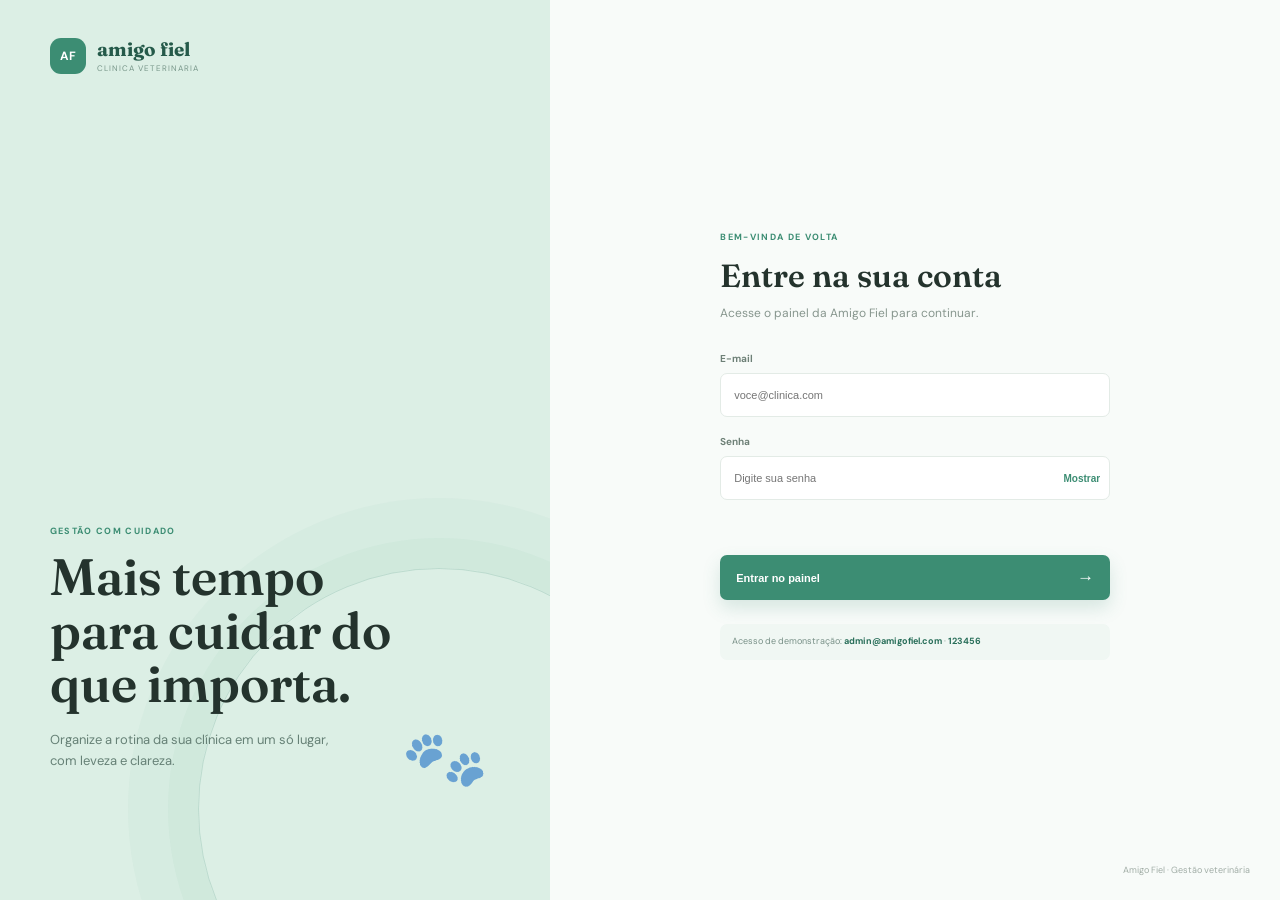
<file: index.html>
<!doctype html>
<html lang="pt-BR">
  <head>
    <meta charset="UTF-8" />
    <meta name="viewport" content="width=device-width, initial-scale=1.0" />
    <meta name="description" content="Painel de gestao da Clinica Amigo Fiel" />
    <title>Amigo Fiel | Gestao veterinaria</title>
    <link rel="preconnect" href="https://fonts.googleapis.com" />
    <link rel="preconnect" href="https://fonts.gstatic.com" crossorigin />
    <link href="https://fonts.googleapis.com/css2?family=DM+Sans:wght@400;500;600;700&family=Fraunces:opsz,wght@9..144,600;9..144,700&display=swap" rel="stylesheet" />
    <link rel="stylesheet" href="styles.css" />
  </head>
  <body>
    <div class="app-shell">
      <aside class="sidebar">
        <a class="brand" href="#inicio" aria-label="Amigo Fiel inicio">
          <span class="brand-mark">AF</span>
          <span><strong>amigo fiel</strong><small>clinica veterinaria</small></span>
        </a>
        <nav class="main-nav" aria-label="Navegacao principal">
          <a class="nav-link active" href="#inicio"><span>⌂</span> Visao geral</a>
          <a class="nav-link" href="#agenda"><span>◷</span> Agenda</a>
          <a class="nav-link" href="#pacientes"><span>♡</span> Pacientes</a>
          <a class="nav-link" href="#tutores"><span>♧</span> Tutores</a>
          <a class="nav-link" href="#financeiro"><span>▣</span> Financeiro</a>
        </nav>
        <div class="sidebar-footer">
          <div class="help-card"><span class="help-icon">?</span><strong>Precisa de ajuda?</strong><p>Fale com o suporte da equipe.</p><button class="text-button">Abrir suporte <span>→</span></button></div>
          <div class="profile"><span class="avatar">MC</span><span><strong>Marina Costa</strong><small>Administradora</small></span><button class="icon-button" aria-label="Opcoes do perfil">•••</button></div>
        </div>
      </aside>

      <main class="content">
        <header class="topbar">
          <div class="mobile-brand"><span class="brand-mark">AF</span><strong>amigo fiel</strong></div>
          <div class="top-actions"><button class="icon-button notification" aria-label="Notificacoes">♢<i></i></button><span class="date-label">Terça-feira, 24 de setembro de 2024</span><a class="logout-link" href="login.html" id="logout-link">Sair</a></div>
        </header>

        <section id="inicio" class="page-heading">
          <div><p class="eyebrow">TERÇA-FEIRA, 24 DE SETEMBRO</p><h1>Bom dia, Marina <span>✦</span></h1><p class="muted">Aqui está o resumo da sua clínica hoje.</p></div>
          <button class="primary-button" id="open-modal"><span>＋</span> Novo atendimento</button>
        </section>

        <section class="stats-grid" aria-label="Resumo do dia">
          <article class="stat-card mint"><div class="stat-icon">◷</div><p>Atendimentos hoje</p><strong>12</strong><small class="positive">↑ 8,2% <span>vs. semana passada</span></small></article>
          <article class="stat-card peach"><div class="stat-icon">♡</div><p>Pacientes ativos</p><strong>248</strong><small class="positive">↑ 12,5% <span>vs. mês passado</span></small></article>
          <article class="stat-card lavender"><div class="stat-icon">♧</div><p>Novos tutores</p><strong>07</strong><small class="positive">↑ 4,1% <span>vs. mês passado</span></small></article>
          <article class="stat-card yellow"><div class="stat-icon">▣</div><p>Faturamento do mês</p><strong>R$ 18.420</strong><small class="positive">↑ 15,8% <span>vs. mês passado</span></small></article>
        </section>

        <section class="dashboard-grid">
          <article class="panel appointments" id="agenda">
            <div class="panel-heading"><div><h2>Próximos atendimentos</h2><p>Os compromissos da sua agenda para hoje.</p></div><a href="#agenda">Ver agenda <span>→</span></a></div>
            <div class="appointment-list" id="appointment-list"></div>
          </article>
          <article class="panel patients" id="pacientes">
            <div class="panel-heading"><div><h2>Pacientes recentes</h2><p>Animais adicionados recentemente.</p></div><a href="#pacientes">Ver pacientes <span>→</span></a></div>
            <div class="patient-list">
              <div class="patient-row"><span class="pet-avatar dog">🐶</span><div><strong>Mel</strong><small>Golden Retriever · 4 anos</small></div><span class="status active-status">Ativo</span></div>
              <div class="patient-row"><span class="pet-avatar cat">🐱</span><div><strong>Simba</strong><small>Gato Siamês · 2 anos</small></div><span class="status active-status">Ativo</span></div>
              <div class="patient-row"><span class="pet-avatar bunny">🐰</span><div><strong>Floquinho</strong><small>Coelho · 1 ano</small></div><span class="status active-status">Ativo</span></div>
              <div class="patient-row"><span class="pet-avatar dog">🐕</span><div><strong>Thor</strong><small>Beagle · 6 anos</small></div><span class="status pending-status">Retorno</span></div>
            </div>
          </article>
        </section>

        <section class="bottom-grid">
          <article class="panel chart-panel" id="financeiro"><div class="panel-heading"><div><h2>Visão financeira</h2><p>Faturamento dos últimos 6 meses.</p></div><button class="filter-button">Últimos 6 meses <span>⌄</span></button></div><div class="chart" aria-label="Gráfico de faturamento"><div class="chart-y"><span>20k</span><span>15k</span><span>10k</span><span>5k</span><span>0</span></div><div class="chart-area"><div class="grid-lines"></div><svg viewBox="0 0 620 190" preserveAspectRatio="none" role="img" aria-label="Faturamento crescente"><defs><linearGradient id="chart-fill" x1="0" x2="0" y1="0" y2="1"><stop offset="0" stop-color="#4d9e82" stop-opacity=".27"/><stop offset="1" stop-color="#4d9e82" stop-opacity="0"/></linearGradient></defs><path class="area" d="M0 143 C55 135 73 141 110 120 S165 136 207 105 S262 106 310 93 S365 95 413 66 S473 79 516 42 S578 49 620 22 L620 190 L0 190 Z"/><path class="line" d="M0 143 C55 135 73 141 110 120 S165 136 207 105 S262 106 310 93 S365 95 413 66 S473 79 516 42 S578 49 620 22"/></svg><div class="chart-months"><span>Abr</span><span>Mai</span><span>Jun</span><span>Jul</span><span>Ago</span><span>Set</span></div></div></div></article>
          <article class="panel quick-panel"><div class="panel-heading"><div><h2>Ações rápidas</h2><p>Atalhos para sua rotina.</p></div></div><div class="quick-actions"><button id="quick-patient"><span class="quick-icon mint-icon">♡</span><span><strong>Cadastrar paciente</strong><small>Adicione um novo animal</small></span><b>→</b></button><button id="quick-tutor"><span class="quick-icon peach-icon">♧</span><span><strong>Cadastrar tutor</strong><small>Registre um responsável</small></span><b>→</b></button><button id="quick-vaccine"><span class="quick-icon lavender-icon">＋</span><span><strong>Registrar vacina</strong><small>Atualize o histórico</small></span><b>→</b></button></div></article>
        </section>
      </main>
    </div>

    <dialog id="appointment-modal"><form method="dialog" id="appointment-form"><div class="modal-heading"><div><p class="eyebrow">AGENDA</p><h2>Novo atendimento</h2></div><button class="close-button" value="cancel" aria-label="Fechar">×</button></div><label>Paciente<input name="patient" required placeholder="Nome do paciente" /></label><label>Procedimento<select name="procedure"><option>Consulta clínica</option><option>Vacinação</option><option>Retorno</option><option>Banho e tosa</option></select></label><div class="form-row"><label>Horário<input name="time" required type="time" value="15:00" /></label><label>Tutor<input name="owner" required placeholder="Nome do tutor" /></label></div><button class="primary-button full-button" value="default">Adicionar à agenda</button></form></dialog>
    <dialog id="patient-modal"><form method="dialog" id="patient-form"><div class="modal-heading"><div><p class="eyebrow">PACIENTES</p><h2>Cadastrar paciente</h2></div><button class="close-button" value="cancel" aria-label="Fechar">×</button></div><label>Nome do paciente<input name="patient" required placeholder="Ex.: Nina" /></label><div class="form-row"><label>Espécie<select name="species"><option>Cão</option><option>Gato</option><option>Coelho</option><option>Outro</option></select></label><label>Idade<input name="age" required type="number" min="0" max="40" placeholder="Anos" /></label></div><label>Tutor<input name="owner" required placeholder="Nome do responsável" /></label><button class="primary-button full-button" value="default">Cadastrar paciente</button></form></dialog>
    <div class="toast" id="toast" role="status"></div>
    <script src="app.js"></script>
  </body>
</html>
</file>
<file: styles.css>
:root {
  --ink: #24332d;
  --muted: #7a8881;
  --line: #e8eee9;
  --paper: #fbfcfa;
  --white: #ffffff;
  --green: #3c8d73;
  --green-dark: #286e59;
  --mint: #e2f3eb;
  --peach: #fff0e6;
  --lavender: #eeeafb;
  --yellow: #fff7d9;
  --shadow: 0 14px 40px rgba(41, 75, 62, .07);
}

* { box-sizing: border-box; }
html { scroll-behavior: smooth; }
body { margin: 0; background: var(--paper); color: var(--ink); font-family: "DM Sans", sans-serif; }
button, input, select { font: inherit; }
button, a { -webkit-tap-highlight-color: transparent; }
a { color: inherit; text-decoration: none; }
.app-shell { min-height: 100vh; display: flex; }
.sidebar { width: 248px; flex: 0 0 248px; min-height: 100vh; display: flex; flex-direction: column; padding: 29px 18px 20px; background: #f1f7f3; border-right: 1px solid #e4eee7; }
.brand, .mobile-brand { display: flex; align-items: center; gap: 11px; }
.brand { padding: 0 12px; }
.brand-mark { width: 34px; height: 34px; display: grid; place-items: center; border-radius: 11px; color: #fff; background: var(--green); font: 700 12px "DM Sans", sans-serif; letter-spacing: .04em; }
.brand strong, .mobile-brand strong { display: block; color: #255a4a; font: 700 18px Fraunces, serif; line-height: 1; }
.brand small { display: block; margin-top: 4px; color: #8a9e93; font-size: 8px; letter-spacing: .13em; text-transform: uppercase; }
.main-nav { display: grid; gap: 7px; margin-top: 65px; }
.nav-link { display: flex; align-items: center; gap: 14px; border-radius: 10px; padding: 12px 14px; color: #83938b; font-size: 13px; font-weight: 600; transition: .2s ease; }
.nav-link span { width: 19px; text-align: center; color: #99aaa2; font-size: 18px; }
.nav-link:hover, .nav-link.active { color: var(--green-dark); background: #deefe6; }
.nav-link.active span { color: var(--green); }
.sidebar-footer { margin-top: auto; }
.help-card { margin: 0 5px 26px; padding: 19px 16px; border: 1px solid #dfece4; border-radius: 12px; background: rgba(255,255,255,.5); }
.help-icon { width: 27px; height: 27px; display: grid; place-items: center; margin-bottom: 14px; border-radius: 50%; color: var(--green); background: var(--mint); font-weight: 700; }
.help-card strong { display: block; font-size: 12px; }.help-card p { margin: 6px 0 15px; color: #91a098; font-size: 10px; line-height: 1.5; }.text-button { padding: 0; border: 0; color: var(--green); background: transparent; font-size: 10px; font-weight: 700; cursor: pointer; }.text-button span { margin-left: 7px; font-size: 15px; }
.profile { display: flex; align-items: center; gap: 9px; padding: 17px 6px 0; border-top: 1px solid #dfeae2; }.avatar { width: 31px; height: 31px; display: grid; place-items: center; border-radius: 50%; color: #845f47; background: #f7d7c0; font-size: 9px; font-weight: 700; }.profile strong { display: block; font-size: 10px; }.profile small { color: #91a098; font-size: 9px; }.icon-button { border: 0; background: transparent; color: #a1aea8; cursor: pointer; }.profile .icon-button { margin-left: auto; letter-spacing: 2px; }
.content { width: calc(100% - 248px); max-width: 1500px; padding: 0 5.2vw 55px; }
.topbar { height: 87px; display: flex; align-items: center; justify-content: flex-end; border-bottom: 1px solid var(--line); }.mobile-brand { display: none; }.top-actions { display: flex; align-items: center; gap: 22px; }.notification { position: relative; font-size: 22px; color: #73837b; }.notification i { position: absolute; width: 6px; height: 6px; top: 2px; right: 3px; border: 2px solid var(--paper); border-radius: 50%; background: #e17d66; }.date-label { color: #9aa6a0; font-size: 10px; }.logout-link { color: var(--green); font-size: 10px; font-weight: 700; }
.page-heading { display: flex; align-items: flex-end; justify-content: space-between; gap: 25px; padding: 47px 0 35px; }.eyebrow { margin: 0 0 11px; color: var(--green); font-size: 9px; font-weight: 700; letter-spacing: .15em; }.page-heading h1 { margin: 0; font: 600 clamp(30px, 3vw, 43px) Fraunces, serif; letter-spacing: 0; }.page-heading h1 span { color: #e9af77; font: 23px "DM Sans", sans-serif; vertical-align: 12px; }.muted { margin: 11px 0 0; color: var(--muted); font-size: 12px; }.primary-button { display: inline-flex; align-items: center; gap: 9px; min-height: 40px; padding: 0 17px; border: 0; border-radius: 8px; color: white; background: var(--green); box-shadow: 0 6px 15px rgba(60,141,115,.16); font-size: 11px; font-weight: 700; cursor: pointer; transition: background .2s, transform .2s; }.primary-button:hover { background: var(--green-dark); transform: translateY(-1px); }.primary-button span { font-size: 17px; font-weight: 400; }
.stats-grid { display: grid; grid-template-columns: repeat(4, 1fr); gap: 14px; }.stat-card { position: relative; min-height: 135px; padding: 18px 19px; border-radius: 12px; overflow: hidden; }.stat-card::after { content: ""; position: absolute; width: 90px; height: 90px; right: -24px; bottom: -32px; border: 1px solid rgba(255,255,255,.7); border-radius: 50%; }.mint { background: var(--mint); }.peach { background: var(--peach); }.lavender { background: var(--lavender); }.yellow { background: var(--yellow); }.stat-icon { width: 27px; height: 27px; display: grid; place-items: center; margin-bottom: 12px; border-radius: 8px; color: var(--green); background: rgba(255,255,255,.65); font-size: 16px; }.peach .stat-icon { color: #da8d67; }.lavender .stat-icon { color: #8a7bc9; }.yellow .stat-icon { color: #d4a43c; }.stat-card p { margin: 0; color: #77877f; font-size: 10px; }.stat-card strong { display: block; margin-top: 5px; font-size: 23px; letter-spacing: -.03em; }.stat-card small { display: block; margin-top: 7px; color: var(--green); font-size: 9px; font-weight: 700; }.stat-card small span { margin-left: 3px; color: #97a59e; font-weight: 400; }
.dashboard-grid, .bottom-grid { display: grid; grid-template-columns: 1.08fr .92fr; gap: 14px; margin-top: 14px; }.bottom-grid { grid-template-columns: 1.08fr .92fr; }.panel { padding: 22px; border: 1px solid var(--line); border-radius: 12px; background: var(--white); box-shadow: var(--shadow); }.panel-heading { display: flex; align-items: flex-start; justify-content: space-between; gap: 12px; }.panel-heading h2 { margin: 0; font: 600 18px Fraunces, serif; }.panel-heading p { margin: 5px 0 0; color: #9aa59f; font-size: 10px; }.panel-heading a { padding-top: 5px; color: var(--green); font-size: 10px; font-weight: 700; white-space: nowrap; }.panel-heading a span { margin-left: 6px; font-size: 14px; }.appointment-list { margin-top: 20px; }.appointment-row { display: grid; grid-template-columns: 53px 1fr auto; align-items: center; gap: 14px; min-height: 55px; border-bottom: 1px solid #f0f3f1; }.appointment-row:last-child { border-bottom: 0; }.appointment-time { color: #6f8279; font-size: 11px; font-weight: 700; }.appointment-info strong, .patient-row strong { display: block; font-size: 11px; }.appointment-info small, .patient-row small { display: block; margin-top: 3px; color: #9aa59f; font-size: 9px; }.appointment-pet { width: 27px; height: 27px; display: grid; place-items: center; border-radius: 50%; background: var(--mint); font-size: 15px; }.appointment-pet.cat { background: var(--peach); }.appointment-pet.bunny { background: var(--lavender); }.status { padding: 5px 8px; border-radius: 5px; font-size: 8px; font-weight: 700; }.confirmed { color: #388367; background: #e9f6ef; }.waiting { color: #c79035; background: #fff5de; }.patient-list { margin-top: 17px; }.patient-row { display: flex; align-items: center; gap: 11px; padding: 10px 0; border-bottom: 1px solid #f0f3f1; }.patient-row:last-child { border-bottom: 0; }.pet-avatar { width: 31px; height: 31px; display: grid; place-items: center; border-radius: 50%; font-size: 17px; }.pet-avatar.dog { background: #fff0d9; }.pet-avatar.cat { background: #e9f2fb; }.pet-avatar.bunny { background: #f0eafa; }.patient-row > div { flex: 1; }.active-status { color: #42886e; background: #e9f6ef; }.pending-status { color: #c78c35; background: #fff4dc; }
.chart-panel { min-height: 257px; }.filter-button { padding: 7px 9px; border: 1px solid var(--line); border-radius: 6px; color: #88968f; background: #fff; font-size: 9px; cursor: pointer; }.filter-button span { margin-left: 12px; }.chart { display: flex; height: 160px; margin-top: 21px; }.chart-y { display: flex; flex-direction: column; justify-content: space-between; padding-bottom: 24px; color: #b0bbb5; font-size: 8px; }.chart-area { position: relative; flex: 1; margin-left: 13px; }.grid-lines { position: absolute; inset: 0 0 25px; background: repeating-linear-gradient(to bottom, transparent 0, transparent 31px, #f0f3f1 32px); }.chart svg { position: absolute; width: 100%; height: calc(100% - 25px); overflow: visible; }.chart .area { fill: url(#chart-fill); }.chart .line { fill: none; stroke: var(--green); stroke-width: 2.5; vector-effect: non-scaling-stroke; }.chart-months { position: absolute; bottom: 0; left: 0; right: 0; display: flex; justify-content: space-between; color: #aab4af; font-size: 8px; }.quick-actions { margin-top: 14px; }.quick-actions button { display: flex; align-items: center; width: 100%; padding: 10px 0; border: 0; border-bottom: 1px solid #f0f3f1; color: var(--ink); background: none; text-align: left; cursor: pointer; }.quick-actions button:last-child { border-bottom: 0; }.quick-icon { width: 29px; height: 29px; display: grid; place-items: center; margin-right: 11px; border-radius: 8px; font-size: 16px; }.mint-icon { color: var(--green); background: var(--mint); }.peach-icon { color: #da8d67; background: var(--peach); }.lavender-icon { color: #8a7bc9; background: var(--lavender); }.quick-actions strong { display: block; font-size: 10px; }.quick-actions small { display: block; margin-top: 3px; color: #9aa59f; font-size: 9px; }.quick-actions b { margin-left: auto; color: #a4b0aa; font-size: 16px; font-weight: 400; }
#appointment-modal, #patient-modal { width: min(430px, calc(100% - 32px)); padding: 0; border: 0; border-radius: 14px; color: var(--ink); box-shadow: 0 20px 70px rgba(23,50,39,.2); }.modal-heading { display: flex; justify-content: space-between; align-items: flex-start; padding-bottom: 20px; }.modal-heading h2 { margin: 0; font: 600 25px Fraunces, serif; }.close-button { border: 0; color: #9aa59f; background: transparent; font-size: 24px; cursor: pointer; }.modal-heading + label, #appointment-form > label, #patient-form > label { margin-top: 2px; }#appointment-form, #patient-form { padding: 26px; }#appointment-form label, #patient-form label { display: grid; gap: 7px; margin-bottom: 15px; color: #75847c; font-size: 10px; font-weight: 700; }#appointment-form input, #appointment-form select, #patient-form input, #patient-form select { min-height: 39px; padding: 0 11px; border: 1px solid #dfe8e2; border-radius: 7px; outline-color: var(--green); color: var(--ink); background: #fcfdfc; font-size: 11px; }.form-row { display: grid; grid-template-columns: .65fr 1fr; gap: 11px; }.full-button { justify-content: center; width: 100%; margin-top: 7px; }.toast { position: fixed; right: 25px; bottom: 25px; padding: 12px 16px; border-radius: 8px; color: #fff; background: #275f4d; box-shadow: var(--shadow); font-size: 11px; opacity: 0; transform: translateY(12px); pointer-events: none; transition: .25s ease; }.toast.show { opacity: 1; transform: translateY(0); }
@media (max-width: 1050px) { .sidebar { width: 210px; flex-basis: 210px; }.content { width: calc(100% - 210px); padding: 0 28px 40px; }.stats-grid { grid-template-columns: repeat(2, 1fr); } }
@media (max-width: 760px) { .app-shell { display: block; }.sidebar { display: none; }.content { width: 100%; padding: 0 17px 35px; }.topbar { height: 69px; justify-content: space-between; }.mobile-brand { display: flex; }.mobile-brand strong { font-size: 16px; }.date-label { display: none; }.top-actions { gap: 4px; }.page-heading { align-items: flex-start; flex-direction: column; padding: 32px 0 26px; }.page-heading h1 { font-size: 32px; }.page-heading .primary-button { width: 100%; justify-content: center; }.stats-grid, .dashboard-grid, .bottom-grid { grid-template-columns: 1fr; }.panel { padding: 18px; }.chart-panel { min-height: 245px; }.appointment-row { grid-template-columns: 45px 1fr auto; gap: 8px; }.appointment-row:nth-child(4) { display: none; } }
@media (max-width: 390px) { .stat-card strong { font-size: 20px; }.panel-heading h2 { font-size: 16px; }.panel-heading a { font-size: 9px; }.form-row { grid-template-columns: 1fr; gap: 0; } }
</file>
<file: login.css>
:root { --ink: #24332d; --muted: #87968e; --green: #3c8d73; --green-dark: #286e59; --mint: #e2f3eb; --line: #e3ebe6; }
* { box-sizing: border-box; }
body { min-height: 100vh; margin: 0; color: var(--ink); background: #f8fbf9; font-family: "DM Sans", sans-serif; }
a { color: inherit; text-decoration: none; }.login-shell { display: grid; grid-template-columns: minmax(340px, 43%) 1fr; min-height: 100vh; }.login-art { position: relative; display: flex; flex-direction: column; overflow: hidden; padding: 38px 9%; background: #dcefe5; }.login-art::before { content: ""; position: absolute; right: -130px; bottom: -150px; width: 480px; height: 480px; border: 1px solid rgba(60,141,115,.2); border-radius: 50%; box-shadow: 0 0 0 30px rgba(60,141,115,.04), 0 0 0 70px rgba(60,141,115,.035); }.brand { position: relative; z-index: 1; display: flex; align-items: center; gap: 11px; }.brand-mark { width: 36px; height: 36px; display: grid; place-items: center; border-radius: 11px; color: white; background: var(--green); font-size: 12px; font-weight: 700; }.brand strong { display: block; color: #255a4a; font: 700 19px Fraunces, serif; line-height: 1; }.brand small { display: block; margin-top: 4px; color: #78978a; font-size: 8px; letter-spacing: .13em; text-transform: uppercase; }.welcome-copy { position: relative; z-index: 1; max-width: 390px; margin: auto 0 20%; }.eyebrow { margin: 0 0 13px; color: var(--green); font-size: 9px; font-weight: 700; letter-spacing: .15em; }.welcome-copy h1 { max-width: 390px; margin: 0; font: 600 clamp(34px, 4vw, 57px) Fraunces, serif; line-height: 1.04; }.welcome-copy > p:last-child { max-width: 280px; margin: 20px 0 0; color: #668176; font-size: 13px; line-height: 1.6; }.paw-mark { position: absolute; right: 12%; bottom: 11%; z-index: 1; font-size: 64px; opacity: .58; transform: rotate(-18deg); }.login-panel { display: grid; place-items: center; padding: 35px 25px; }.login-card { width: min(390px, 100%); }.login-card h2 { margin: 0; font: 600 32px Fraunces, serif; }.intro { margin: 10px 0 31px; color: var(--muted); font-size: 12px; }.login-card label { display: grid; gap: 8px; margin-bottom: 18px; color: #6e8077; font-size: 10px; font-weight: 700; }.login-card input { width: 100%; min-height: 44px; padding: 0 13px; border: 1px solid var(--line); border-radius: 7px; outline-color: var(--green); color: var(--ink); background: #fff; font-size: 11px; }.password-field { position: relative; }.password-field input { padding-right: 65px; }.password-field button { position: absolute; top: 0; right: 10px; height: 44px; padding: 0; border: 0; color: var(--green); background: transparent; font-size: 10px; font-weight: 700; cursor: pointer; }.login-button { display: flex; align-items: center; justify-content: space-between; width: 100%; min-height: 45px; margin-top: 24px; padding: 0 16px; border: 0; border-radius: 7px; color: #fff; background: var(--green); box-shadow: 0 8px 18px rgba(60,141,115,.18); font-size: 11px; font-weight: 700; cursor: pointer; }.login-button:hover { background: var(--green-dark); }.login-button span { font-size: 17px; }.login-error { min-height: 15px; margin: -2px 0 0; color: #c86f5e; font-size: 10px; }.demo-hint { margin-top: 24px; padding: 11px 12px; border-radius: 7px; color: #789087; background: #f0f7f3; font-size: 9px; line-height: 1.5; }.demo-hint strong { color: var(--green-dark); }.copyright { position: fixed; right: 30px; bottom: 24px; color: #a1ada6; font-size: 9px; }
@media (max-width: 720px) { .login-shell { grid-template-columns: 1fr; }.login-art { min-height: 255px; padding: 25px 24px; }.welcome-copy { margin: auto 0 0; }.welcome-copy h1 { max-width: 360px; font-size: 34px; }.welcome-copy > p:last-child, .paw-mark { display: none; }.login-panel { min-height: calc(100vh - 255px); padding: 42px 24px 65px; }.copyright { right: auto; left: 24px; bottom: 20px; } }
</file>
